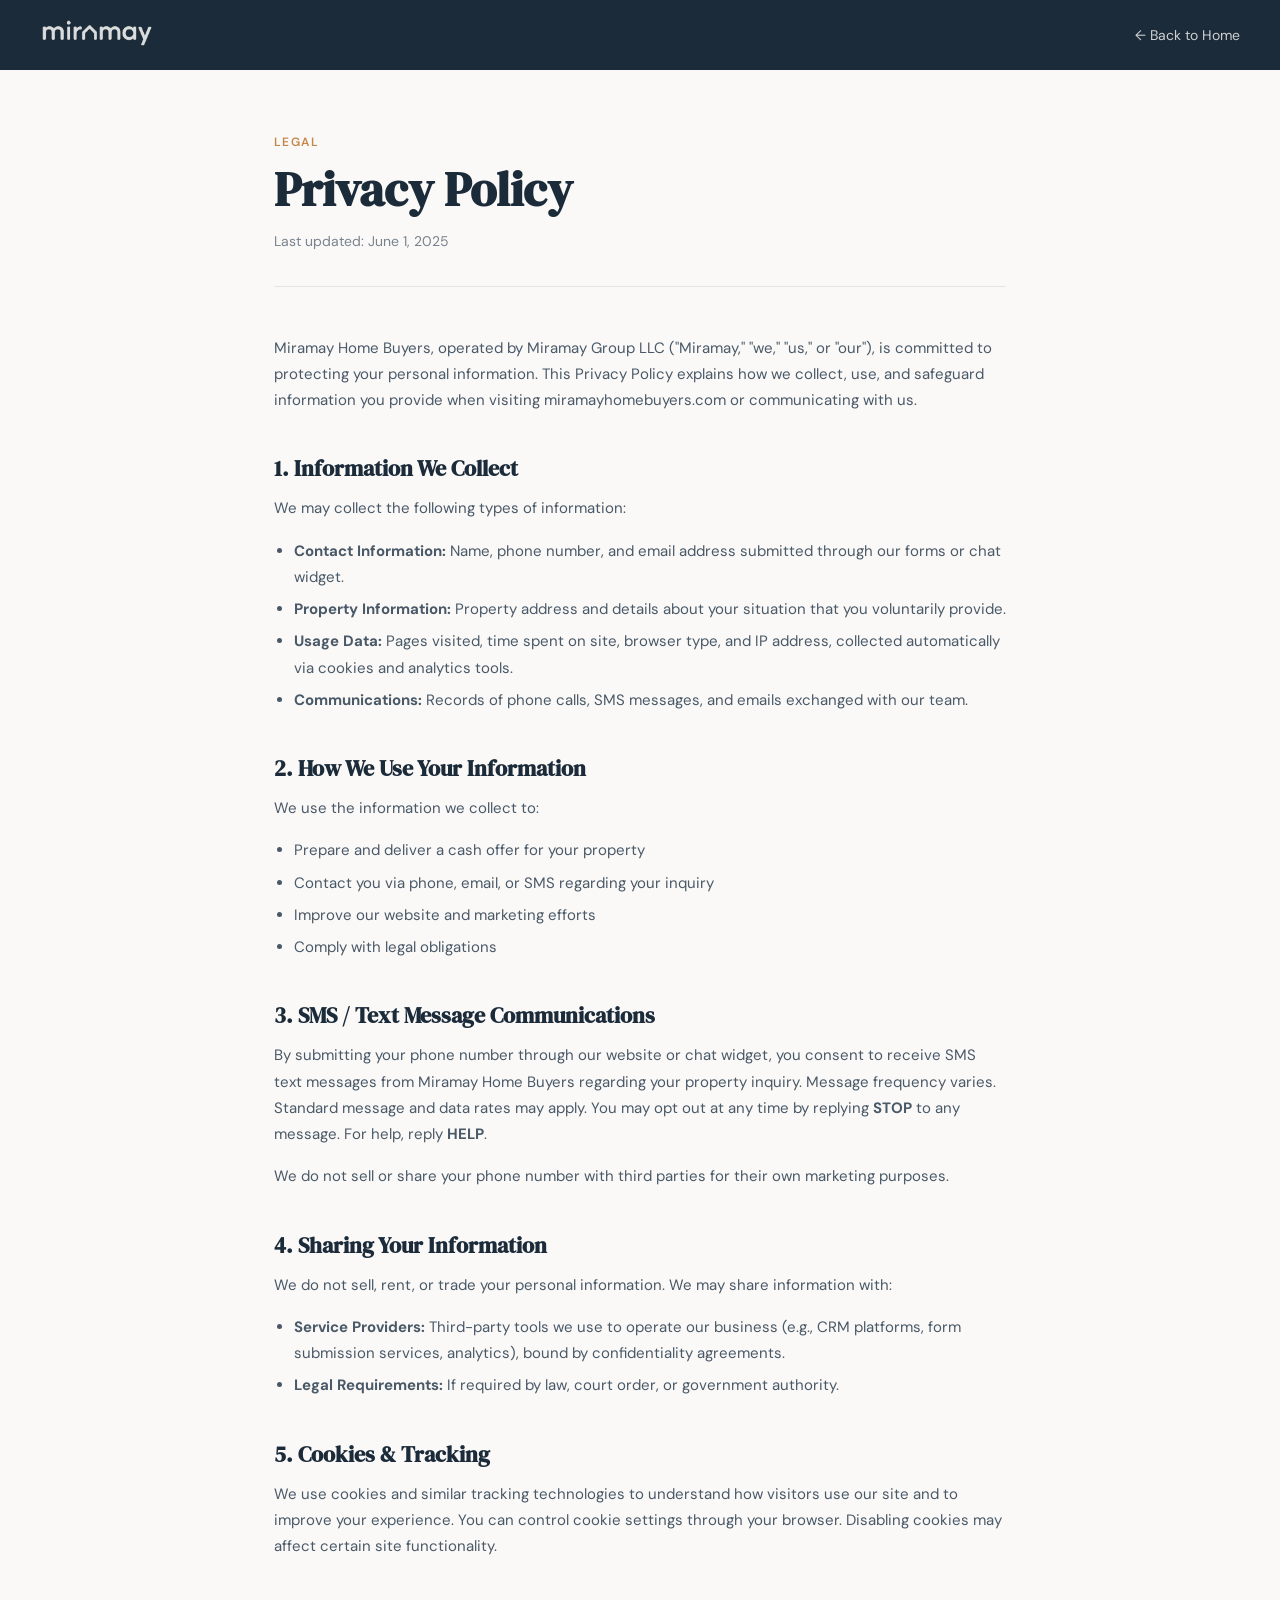
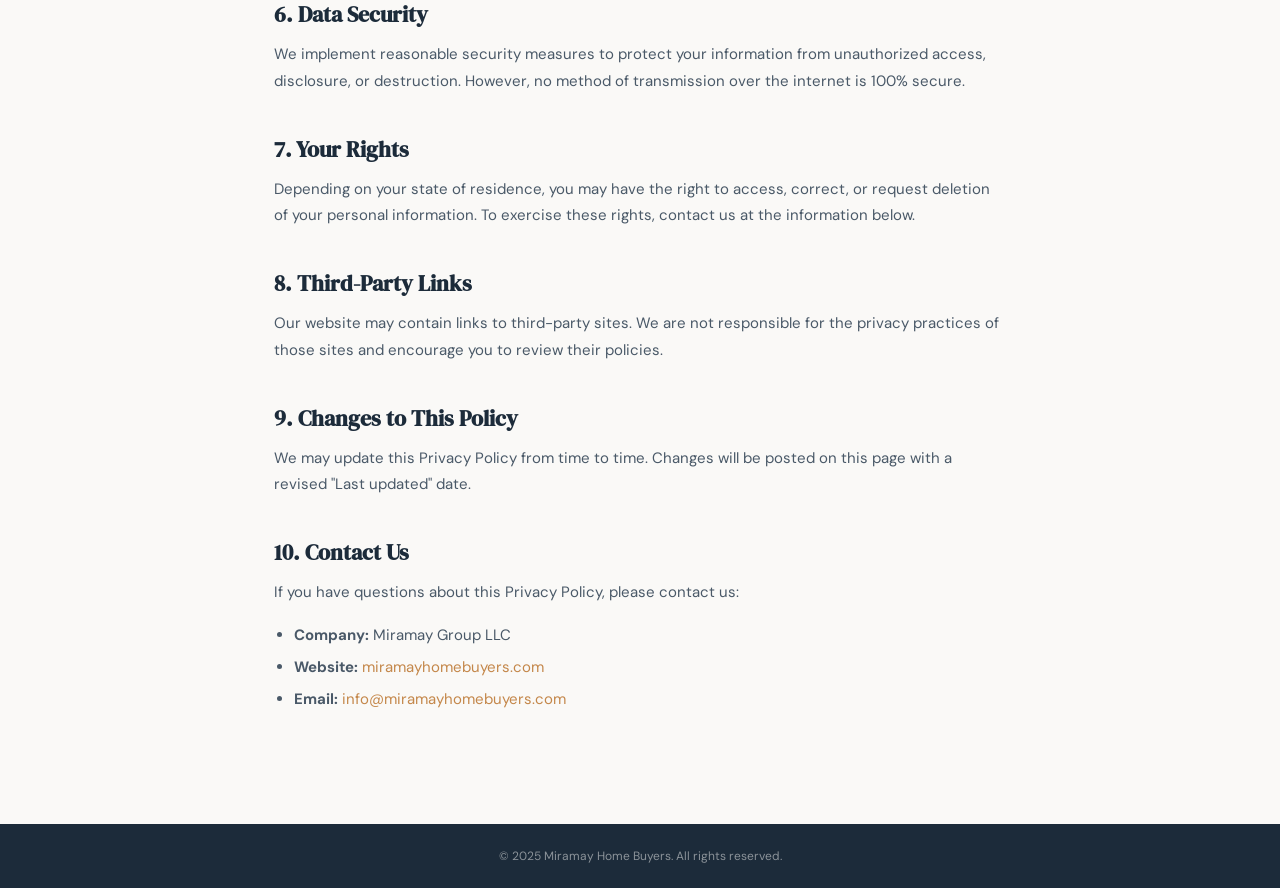
<file: privacy-policy.html>
<!doctype html>
<html lang="en">
<head>
<meta charset="utf-8">
<meta name="viewport" content="width=device-width,initial-scale=1">
<title>Privacy Policy — Miramay Home Buyers</title>
<link rel="preconnect" href="https://fonts.googleapis.com">
<link rel="preconnect" href="https://fonts.gstatic.com" crossorigin>
<link href="https://fonts.googleapis.com/css2?family=DM+Serif+Display&family=DM+Sans:wght@400;500;600&display=swap" rel="stylesheet">
<style>
  *, *::before, *::after { box-sizing: border-box; margin: 0; padding: 0; }
  body { font-family: 'DM Sans', sans-serif; background: #FAF9F7; color: #1C2B3A; }
  a { color: #C4874A; text-decoration: none; }
  a:hover { text-decoration: underline; }
  .nav { background: #1C2B3A; padding: 18px 40px; display: flex; align-items: center; justify-content: space-between; }
  .nav img { height: 30px; }
  .nav a { color: rgba(250,249,247,0.8); font-size: 14px; }
  .container { max-width: 780px; margin: 0 auto; padding: 64px 24px 96px; }
  .eyebrow { font-size: 12px; font-weight: 600; letter-spacing: 0.12em; color: #C4874A; text-transform: uppercase; margin-bottom: 12px; }
  h1 { font-family: 'DM Serif Display', serif; font-size: clamp(32px, 5vw, 48px); color: #1C2B3A; line-height: 1.15; margin-bottom: 12px; }
  .meta { font-size: 14px; color: #78838F; margin-bottom: 48px; padding-bottom: 32px; border-bottom: 1px solid rgba(28,43,58,0.1); }
  h2 { font-family: 'DM Serif Display', serif; font-size: 22px; color: #1C2B3A; margin: 40px 0 12px; }
  p { font-size: 15px; line-height: 1.75; color: #4A5968; margin-bottom: 16px; }
  ul { padding-left: 20px; margin-bottom: 16px; }
  ul li { font-size: 15px; line-height: 1.75; color: #4A5968; margin-bottom: 6px; }
  footer { background: #1C2B3A; color: rgba(250,249,247,0.5); text-align: center; font-size: 12px; padding: 24px; }
</style>
</head>
<body>

<nav class="nav">
  <a href="/"><img src="/assets/logo-miramay-light.png" alt="Miramay Home Buyers"></a>
  <a href="/">← Back to Home</a>
</nav>

<div class="container">
  <div class="eyebrow">Legal</div>
  <h1>Privacy Policy</h1>
  <p class="meta">Last updated: June 1, 2025</p>

  <p>Miramay Home Buyers, operated by Miramay Group LLC ("Miramay," "we," "us," or "our"), is committed to protecting your personal information. This Privacy Policy explains how we collect, use, and safeguard information you provide when visiting miramayhomebuyers.com or communicating with us.</p>

  <h2>1. Information We Collect</h2>
  <p>We may collect the following types of information:</p>
  <ul>
    <li><strong>Contact Information:</strong> Name, phone number, and email address submitted through our forms or chat widget.</li>
    <li><strong>Property Information:</strong> Property address and details about your situation that you voluntarily provide.</li>
    <li><strong>Usage Data:</strong> Pages visited, time spent on site, browser type, and IP address, collected automatically via cookies and analytics tools.</li>
    <li><strong>Communications:</strong> Records of phone calls, SMS messages, and emails exchanged with our team.</li>
  </ul>

  <h2>2. How We Use Your Information</h2>
  <p>We use the information we collect to:</p>
  <ul>
    <li>Prepare and deliver a cash offer for your property</li>
    <li>Contact you via phone, email, or SMS regarding your inquiry</li>
    <li>Improve our website and marketing efforts</li>
    <li>Comply with legal obligations</li>
  </ul>

  <h2>3. SMS / Text Message Communications</h2>
  <p>By submitting your phone number through our website or chat widget, you consent to receive SMS text messages from Miramay Home Buyers regarding your property inquiry. Message frequency varies. Standard message and data rates may apply. You may opt out at any time by replying <strong>STOP</strong> to any message. For help, reply <strong>HELP</strong>.</p>
  <p>We do not sell or share your phone number with third parties for their own marketing purposes.</p>

  <h2>4. Sharing Your Information</h2>
  <p>We do not sell, rent, or trade your personal information. We may share information with:</p>
  <ul>
    <li><strong>Service Providers:</strong> Third-party tools we use to operate our business (e.g., CRM platforms, form submission services, analytics), bound by confidentiality agreements.</li>
    <li><strong>Legal Requirements:</strong> If required by law, court order, or government authority.</li>
  </ul>

  <h2>5. Cookies & Tracking</h2>
  <p>We use cookies and similar tracking technologies to understand how visitors use our site and to improve your experience. You can control cookie settings through your browser. Disabling cookies may affect certain site functionality.</p>

  <h2>6. Data Security</h2>
  <p>We implement reasonable security measures to protect your information from unauthorized access, disclosure, or destruction. However, no method of transmission over the internet is 100% secure.</p>

  <h2>7. Your Rights</h2>
  <p>Depending on your state of residence, you may have the right to access, correct, or request deletion of your personal information. To exercise these rights, contact us at the information below.</p>

  <h2>8. Third-Party Links</h2>
  <p>Our website may contain links to third-party sites. We are not responsible for the privacy practices of those sites and encourage you to review their policies.</p>

  <h2>9. Changes to This Policy</h2>
  <p>We may update this Privacy Policy from time to time. Changes will be posted on this page with a revised "Last updated" date.</p>

  <h2>10. Contact Us</h2>
  <p>If you have questions about this Privacy Policy, please contact us:</p>
  <ul>
    <li><strong>Company:</strong> Miramay Group LLC</li>
    <li><strong>Website:</strong> <a href="https://miramayhomebuyers.com">miramayhomebuyers.com</a></li>
    <li><strong>Email:</strong> <a href="mailto:info@miramayhomebuyers.com">info@miramayhomebuyers.com</a></li>
  </ul>
</div>

<footer>
  © 2025 Miramay Home Buyers. All rights reserved.
</footer>

</body>
</html>
</file>
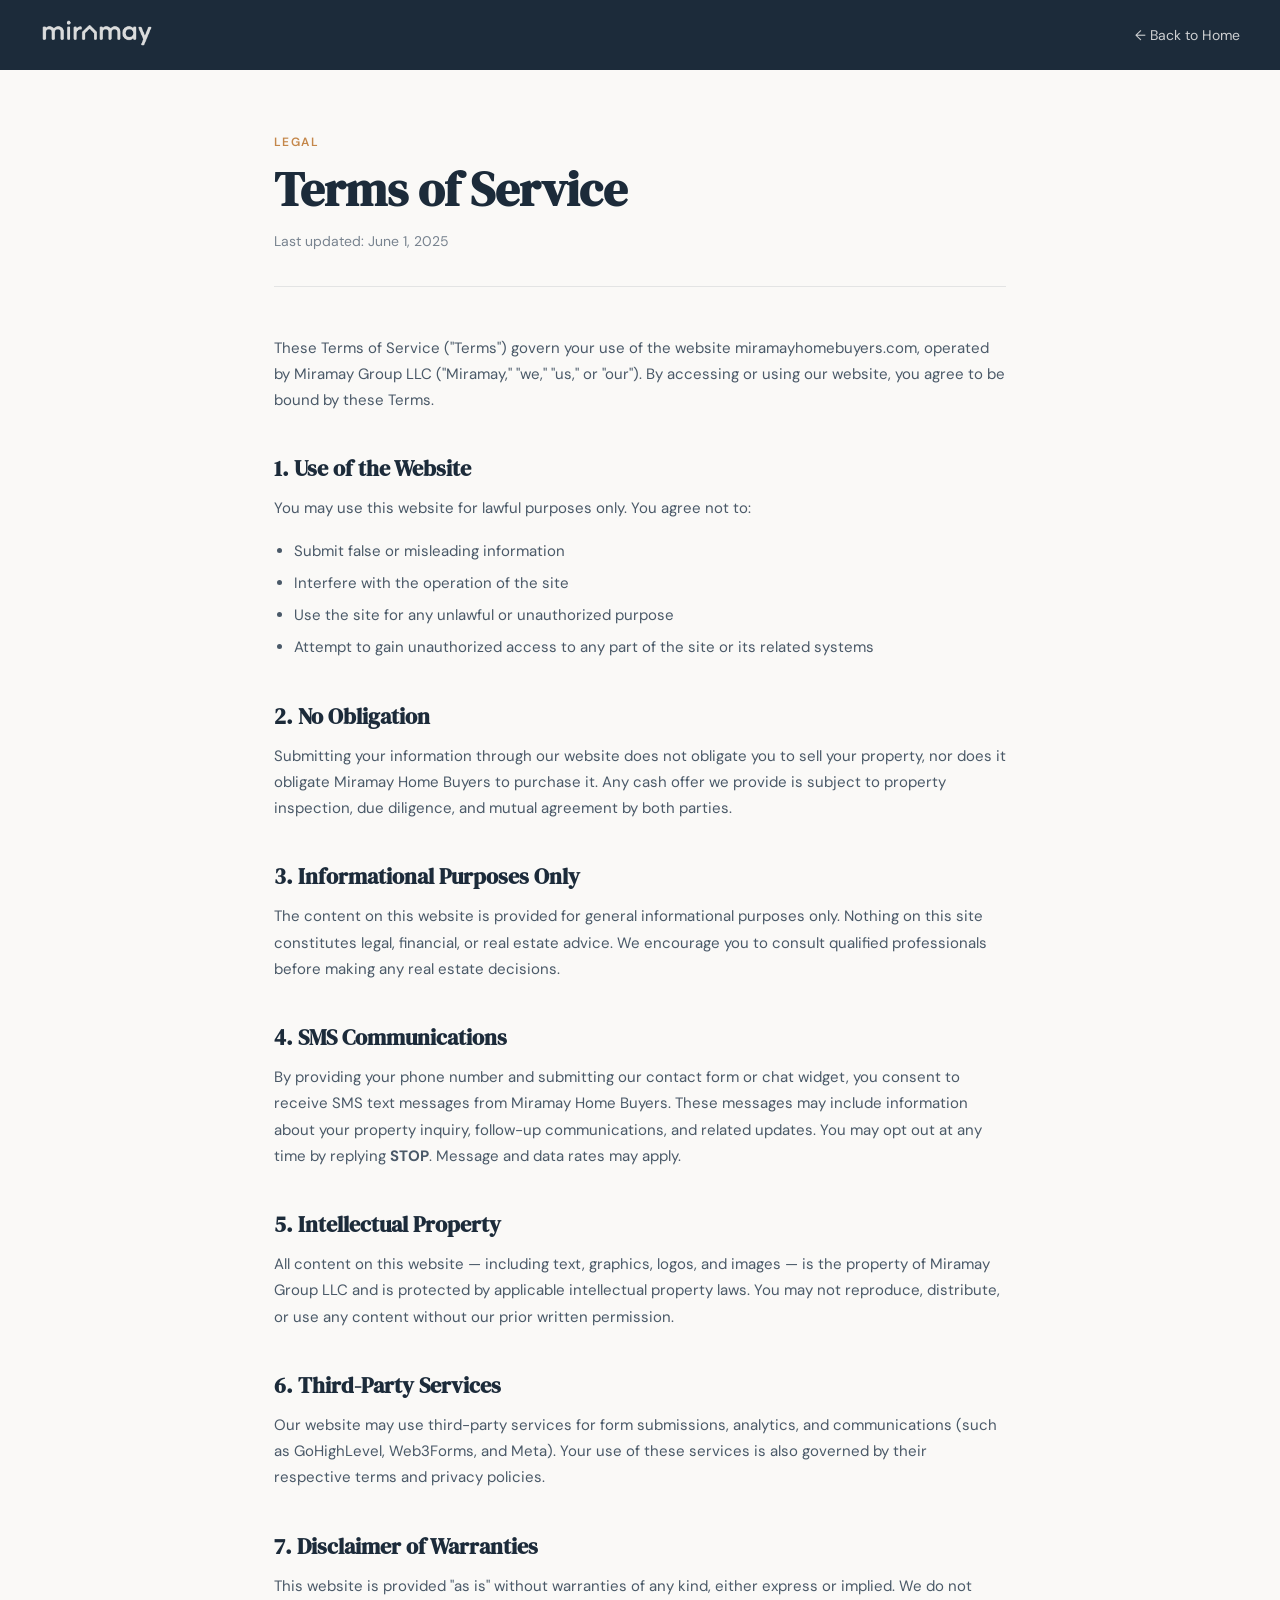
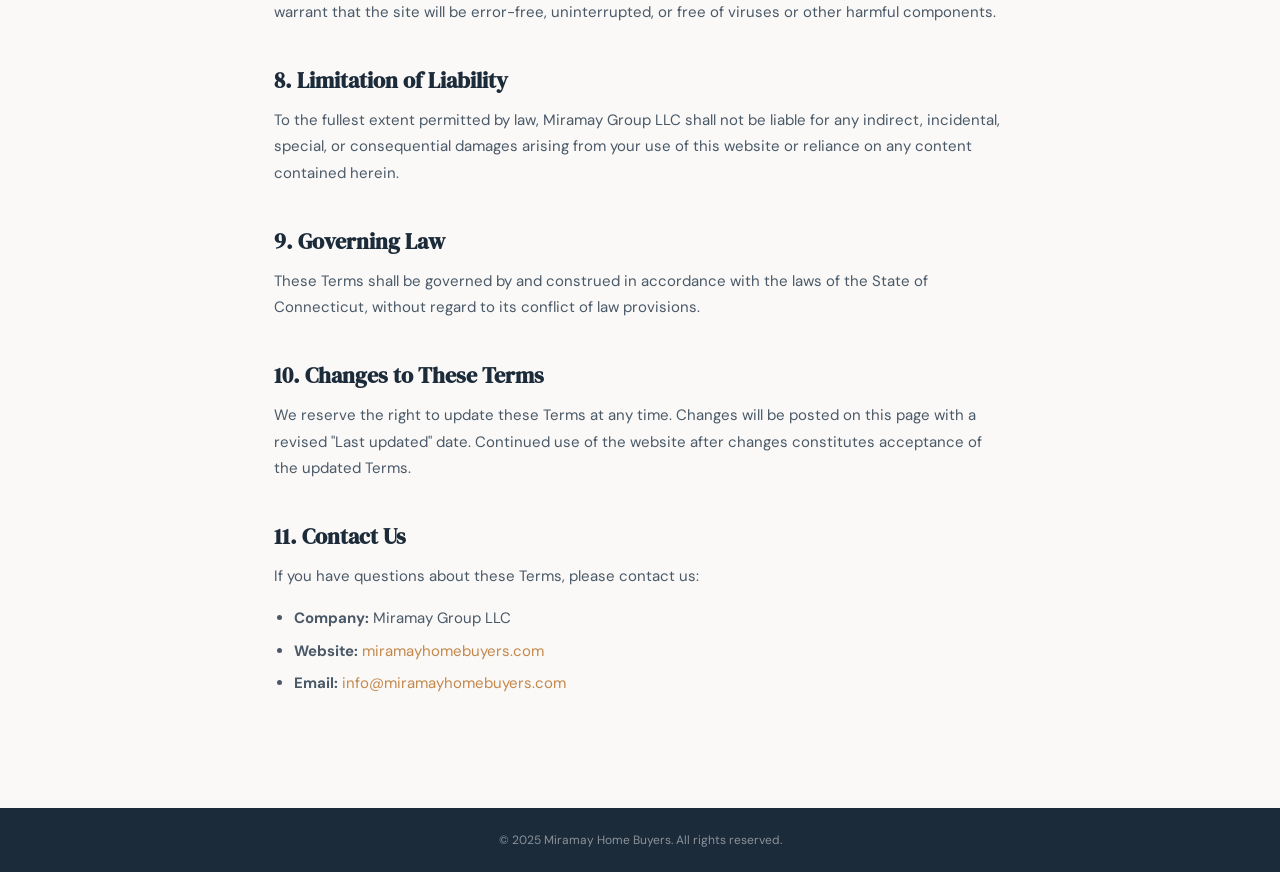
<file: terms-of-service.html>
<!doctype html>
<html lang="en">
<head>
<meta charset="utf-8">
<meta name="viewport" content="width=device-width,initial-scale=1">
<title>Terms of Service — Miramay Home Buyers</title>
<link rel="preconnect" href="https://fonts.googleapis.com">
<link rel="preconnect" href="https://fonts.gstatic.com" crossorigin>
<link href="https://fonts.googleapis.com/css2?family=DM+Serif+Display&family=DM+Sans:wght@400;500;600&display=swap" rel="stylesheet">
<style>
  *, *::before, *::after { box-sizing: border-box; margin: 0; padding: 0; }
  body { font-family: 'DM Sans', sans-serif; background: #FAF9F7; color: #1C2B3A; }
  a { color: #C4874A; text-decoration: none; }
  a:hover { text-decoration: underline; }
  .nav { background: #1C2B3A; padding: 18px 40px; display: flex; align-items: center; justify-content: space-between; }
  .nav img { height: 30px; }
  .nav a { color: rgba(250,249,247,0.8); font-size: 14px; }
  .container { max-width: 780px; margin: 0 auto; padding: 64px 24px 96px; }
  .eyebrow { font-size: 12px; font-weight: 600; letter-spacing: 0.12em; color: #C4874A; text-transform: uppercase; margin-bottom: 12px; }
  h1 { font-family: 'DM Serif Display', serif; font-size: clamp(32px, 5vw, 48px); color: #1C2B3A; line-height: 1.15; margin-bottom: 12px; }
  .meta { font-size: 14px; color: #78838F; margin-bottom: 48px; padding-bottom: 32px; border-bottom: 1px solid rgba(28,43,58,0.1); }
  h2 { font-family: 'DM Serif Display', serif; font-size: 22px; color: #1C2B3A; margin: 40px 0 12px; }
  p { font-size: 15px; line-height: 1.75; color: #4A5968; margin-bottom: 16px; }
  ul { padding-left: 20px; margin-bottom: 16px; }
  ul li { font-size: 15px; line-height: 1.75; color: #4A5968; margin-bottom: 6px; }
  footer { background: #1C2B3A; color: rgba(250,249,247,0.5); text-align: center; font-size: 12px; padding: 24px; }
</style>
</head>
<body>

<nav class="nav">
  <a href="/"><img src="/assets/logo-miramay-light.png" alt="Miramay Home Buyers"></a>
  <a href="/">← Back to Home</a>
</nav>

<div class="container">
  <div class="eyebrow">Legal</div>
  <h1>Terms of Service</h1>
  <p class="meta">Last updated: June 1, 2025</p>

  <p>These Terms of Service ("Terms") govern your use of the website miramayhomebuyers.com, operated by Miramay Group LLC ("Miramay," "we," "us," or "our"). By accessing or using our website, you agree to be bound by these Terms.</p>

  <h2>1. Use of the Website</h2>
  <p>You may use this website for lawful purposes only. You agree not to:</p>
  <ul>
    <li>Submit false or misleading information</li>
    <li>Interfere with the operation of the site</li>
    <li>Use the site for any unlawful or unauthorized purpose</li>
    <li>Attempt to gain unauthorized access to any part of the site or its related systems</li>
  </ul>

  <h2>2. No Obligation</h2>
  <p>Submitting your information through our website does not obligate you to sell your property, nor does it obligate Miramay Home Buyers to purchase it. Any cash offer we provide is subject to property inspection, due diligence, and mutual agreement by both parties.</p>

  <h2>3. Informational Purposes Only</h2>
  <p>The content on this website is provided for general informational purposes only. Nothing on this site constitutes legal, financial, or real estate advice. We encourage you to consult qualified professionals before making any real estate decisions.</p>

  <h2>4. SMS Communications</h2>
  <p>By providing your phone number and submitting our contact form or chat widget, you consent to receive SMS text messages from Miramay Home Buyers. These messages may include information about your property inquiry, follow-up communications, and related updates. You may opt out at any time by replying <strong>STOP</strong>. Message and data rates may apply.</p>

  <h2>5. Intellectual Property</h2>
  <p>All content on this website — including text, graphics, logos, and images — is the property of Miramay Group LLC and is protected by applicable intellectual property laws. You may not reproduce, distribute, or use any content without our prior written permission.</p>

  <h2>6. Third-Party Services</h2>
  <p>Our website may use third-party services for form submissions, analytics, and communications (such as GoHighLevel, Web3Forms, and Meta). Your use of these services is also governed by their respective terms and privacy policies.</p>

  <h2>7. Disclaimer of Warranties</h2>
  <p>This website is provided "as is" without warranties of any kind, either express or implied. We do not warrant that the site will be error-free, uninterrupted, or free of viruses or other harmful components.</p>

  <h2>8. Limitation of Liability</h2>
  <p>To the fullest extent permitted by law, Miramay Group LLC shall not be liable for any indirect, incidental, special, or consequential damages arising from your use of this website or reliance on any content contained herein.</p>

  <h2>9. Governing Law</h2>
  <p>These Terms shall be governed by and construed in accordance with the laws of the State of Connecticut, without regard to its conflict of law provisions.</p>

  <h2>10. Changes to These Terms</h2>
  <p>We reserve the right to update these Terms at any time. Changes will be posted on this page with a revised "Last updated" date. Continued use of the website after changes constitutes acceptance of the updated Terms.</p>

  <h2>11. Contact Us</h2>
  <p>If you have questions about these Terms, please contact us:</p>
  <ul>
    <li><strong>Company:</strong> Miramay Group LLC</li>
    <li><strong>Website:</strong> <a href="https://miramayhomebuyers.com">miramayhomebuyers.com</a></li>
    <li><strong>Email:</strong> <a href="mailto:info@miramayhomebuyers.com">info@miramayhomebuyers.com</a></li>
  </ul>
</div>

<footer>
  © 2025 Miramay Home Buyers. All rights reserved.
</footer>

</body>
</html>
</file>
